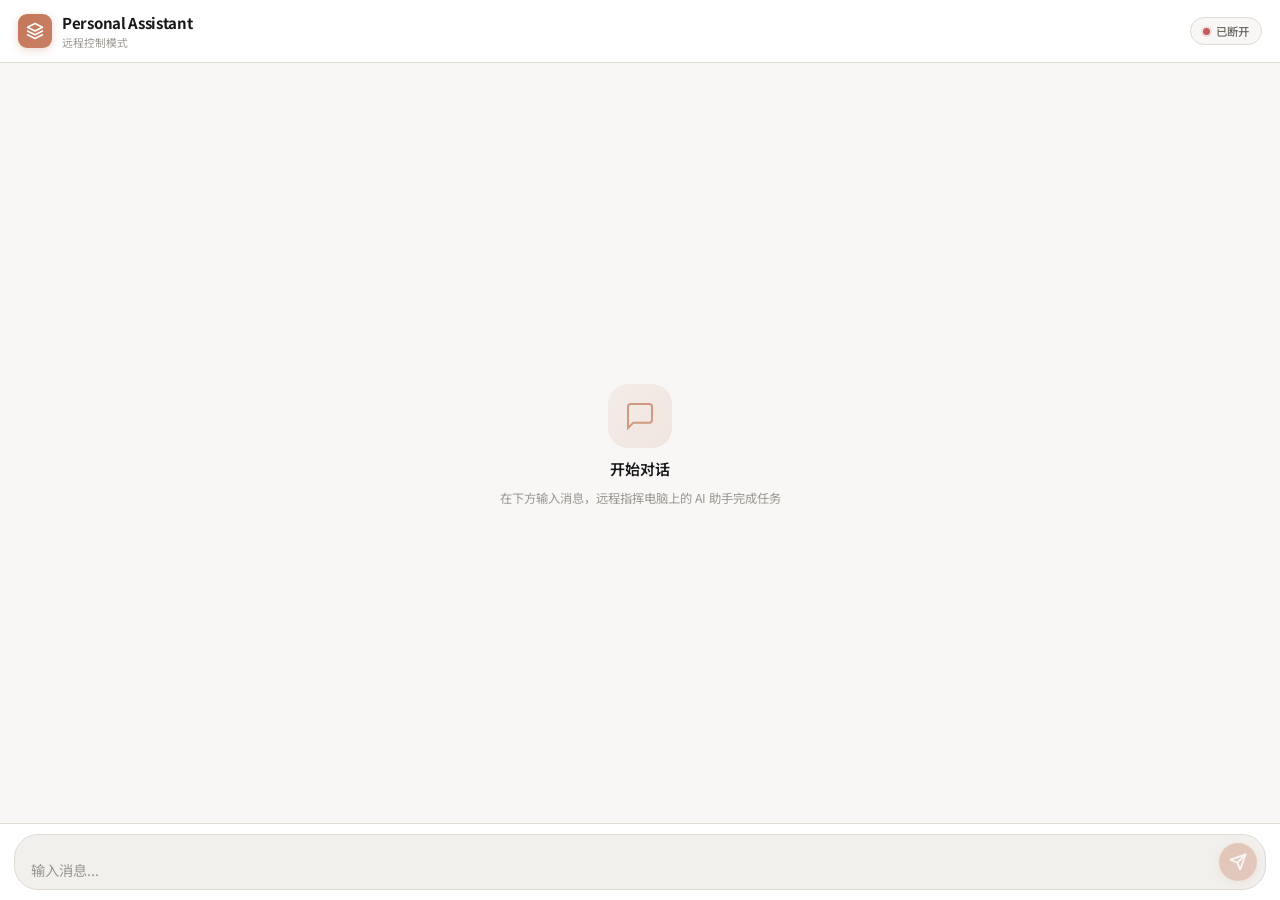
<file: web/mobile.html>
<!DOCTYPE html>
<html lang="zh-CN">
<head>
    <meta charset="UTF-8">
    <meta name="viewport" content="width=device-width, initial-scale=1.0, maximum-scale=1.0, user-scalable=no">
    <meta name="mobile-web-app-capable" content="yes">
    <meta name="apple-mobile-web-app-capable" content="yes">
    <meta name="apple-mobile-web-app-status-bar-style" content="default">
    <meta name="theme-color" content="#c4785a">
    <title>Personal Assistant · Mobile</title>
    <link rel="preconnect" href="https://fonts.googleapis.com">
    <link href="https://fonts.googleapis.com/css2?family=Noto+Sans+SC:wght@300;400;500;600&family=JetBrains+Mono:wght@400;500&display=swap" rel="stylesheet">
<style>
/* ─── Reset & Tokens ─────────────────────────────── */
*, *::before, *::after { margin: 0; padding: 0; box-sizing: border-box; }

:root {
    --bg: #f8f7f5;
    --bg-card: #ffffff;
    --bg-input: #f2f0ed;
    --border: #e0dbd3;
    --accent: #c4785a;
    --accent-soft: rgba(196,120,90,0.12);
    --text: #18181b;
    --text-sub: #6b6560;
    --text-muted: #9b9690;
    --success: #4da870;
    --success-soft: rgba(77,168,112,0.14);
    --danger: #c45a5a;
    --info: #5a7ec4;
    --radius: 20px;
    --radius-sm: 14px;
    --radius-xs: 10px;
    --safe-bottom: env(safe-area-inset-bottom, 0px);
    --safe-top: env(safe-area-inset-top, 0px);
}

html, body {
    height: 100%;
    overflow: hidden;
    font-family: 'Noto Sans SC', -apple-system, BlinkMacSystemFont, sans-serif;
    background: var(--bg);
    color: var(--text);
    font-size: 15px;
    -webkit-font-smoothing: antialiased;
}

/* ─── Layout ─────────────────────────────────────── */
.app {
    display: flex;
    flex-direction: column;
    height: 100vh;
    height: 100dvh;
}

/* ─── Header ─────────────────────────────────────── */
.header {
    display: flex;
    align-items: center;
    justify-content: space-between;
    padding: calc(12px + var(--safe-top)) 18px 12px;
    background: var(--bg-card);
    border-bottom: 1px solid var(--border);
    flex-shrink: 0;
    gap: 12px;
}

.header-left {
    display: flex;
    align-items: center;
    gap: 10px;
    flex: 1;
    min-width: 0;
}

.header-logo {
    width: 34px; height: 34px;
    border-radius: 9px;
    background: linear-gradient(135deg, #c4785a, #c97f64);
    display: flex;
    align-items: center;
    justify-content: center;
    flex-shrink: 0;
    box-shadow: 0 2px 8px rgba(196,120,90,0.3);
}

.header-logo svg { width: 18px; height: 18px; color: white; }

.header-title {
    min-width: 0;
}

.header-title h1 {
    font-size: 1rem;
    font-weight: 700;
    letter-spacing: -0.3px;
    color: var(--text);
    white-space: nowrap;
    overflow: hidden;
    text-overflow: ellipsis;
}

.header-title p {
    font-size: 0.72rem;
    color: var(--text-muted);
    margin-top: 1px;
}

.status-pill {
    display: flex;
    align-items: center;
    gap: 6px;
    padding: 5px 12px;
    border-radius: 999px;
    font-size: 0.76rem;
    font-weight: 500;
    border: 1px solid var(--border);
    background: var(--bg);
    color: var(--text-sub);
    flex-shrink: 0;
    white-space: nowrap;
}

.status-dot {
    width: 7px; height: 7px;
    border-radius: 50%;
    background: var(--success);
    box-shadow: 0 0 0 2px var(--success-soft);
    animation: pulse 2.5s ease-in-out infinite;
}

@keyframes pulse {
    0%, 100% { opacity: 1; transform: scale(1); }
    50% { opacity: 0.55; transform: scale(0.8); }
}

/* ─── Messages ───────────────────────────────────── */
.messages {
    flex: 1;
    overflow-y: auto;
    padding: 16px 14px 10px;
    display: flex;
    flex-direction: column;
    gap: 12px;
    -webkit-overflow-scrolling: touch;
}

.messages::-webkit-scrollbar { display: none; }

.msg {
    display: flex;
    gap: 8px;
    animation: msgIn 0.3s ease;
    max-width: 88%;
}

@keyframes msgIn {
    from { opacity: 0; transform: translateY(10px); }
    to { opacity: 1; transform: translateY(0); }
}

.msg.user {
    align-self: flex-end;
    flex-direction: row-reverse;
}

.msg.ai { align-self: flex-start; }

.avatar {
    width: 30px; height: 30px;
    border-radius: 50%;
    display: flex;
    align-items: center;
    justify-content: center;
    font-size: 0.7rem;
    font-weight: 700;
    flex-shrink: 0;
    align-self: flex-end;
    margin-bottom: 2px;
}

.avatar.user-av {
    background: linear-gradient(135deg, var(--accent), #c97f64);
    color: white;
    box-shadow: 0 2px 8px rgba(196,120,90,0.3);
}

.avatar.ai-av {
    background: white;
    color: var(--accent);
    border: 1.5px solid var(--accent-soft);
}

.bubble {
    padding: 12px 15px;
    border-radius: 18px;
    font-size: 0.92rem;
    line-height: 1.72;
    word-break: break-word;
}

.user .bubble {
    background: linear-gradient(135deg, var(--accent), #c97f64);
    color: white;
    border-bottom-right-radius: 4px;
    box-shadow: 0 2px 10px rgba(196,120,90,0.25);
}

.ai .bubble {
    background: var(--bg-card);
    border: 1px solid var(--border);
    color: var(--text);
    border-bottom-left-radius: 4px;
    box-shadow: 0 1px 4px rgba(0,0,0,0.06);
}

/* ─── Markdown styles in AI bubble ──────────────── */
.ai .bubble p { margin-bottom: 8px; }
.ai .bubble p:last-child { margin-bottom: 0; }
.ai .bubble h1, .ai .bubble h2, .ai .bubble h3 {
    font-weight: 600; margin: 12px 0 6px; color: var(--text);
}
.ai .bubble h1 { font-size: 1.1rem; }
.ai .bubble h2 { font-size: 1rem; }
.ai .bubble h3 { font-size: 0.95rem; }
.ai .bubble ul, .ai .bubble ol { padding-left: 18px; margin: 6px 0; }
.ai .bubble li { margin-bottom: 3px; }
.ai .bubble code {
    font-family: 'JetBrains Mono', monospace;
    background: rgba(0,0,0,0.05);
    padding: 1px 5px;
    border-radius: 4px;
    font-size: 0.84em;
    color: var(--accent);
}
.ai .bubble pre {
    background: #1e1e2e;
    border-radius: 10px;
    padding: 12px 14px;
    margin: 8px 0;
    overflow-x: auto;
}
.ai .bubble pre code {
    color: #cdd6f4;
    background: none;
    padding: 0;
    font-size: 0.8rem;
    white-space: pre;
}
.ai .bubble a { color: var(--accent); text-decoration: underline; }
.ai .bubble strong { font-weight: 600; }
.ai .bubble em { font-style: italic; }
.ai .bubble blockquote {
    border-left: 3px solid var(--accent);
    padding-left: 10px;
    color: var(--text-sub);
    font-style: italic;
}
.ai .bubble hr { border: none; border-top: 1px solid var(--border); margin: 10px 0; }

/* ─── Table styles ──────────────────────────────── */
.ai .bubble .table-wrapper {
    margin: 10px 0;
    overflow-x: auto;
    border-radius: 8px;
    border: 1px solid var(--border);
}
.ai .bubble table {
    width: 100%;
    border-collapse: collapse;
    font-size: 0.85rem;
    background: var(--bg-card);
}
.ai .bubble thead {
    background: rgba(196, 120, 90, 0.08);
}
.ai .bubble th {
    padding: 10px 12px;
    font-weight: 600;
    text-align: left;
    border-bottom: 2px solid var(--border);
    color: var(--text);
    white-space: nowrap;
}
.ai .bubble td {
    padding: 8px 12px;
    border-bottom: 1px solid var(--border);
    color: var(--text);
}
.ai .bubble tbody tr:hover {
    background: rgba(196, 120, 90, 0.04);
}
.ai .bubble tbody tr:last-child td {
    border-bottom: none;
}

/* Streaming cursor */
.streaming-cursor {
    display: inline-block;
    width: 2px; height: 1em;
    background: var(--accent);
    margin-left: 2px;
    vertical-align: text-bottom;
    border-radius: 1px;
    animation: blink 1s step-end infinite;
}
@keyframes blink { 0%, 100% { opacity: 1; } 50% { opacity: 0; } }

/* ─── Tool calls（折叠式，位于 AI 消息上方）─────── */
.msg-right {
    display: flex;
    flex-direction: column;
    gap: 5px;
    min-width: 0;
    flex: 1;
    max-width: calc(88% - 38px);
}

.tool-calls-group {
    display: flex;
    flex-direction: column;
    gap: 4px;
    animation: msgIn 0.25s ease;
}

.tool-item {
    border: 1px solid var(--border);
    border-radius: var(--radius-xs);
    background: var(--bg-card);
    overflow: hidden;
    font-size: 0.78rem;
}

.tool-item.skill { border-left: 3px solid var(--info); }
.tool-item.bash  { border-left: 3px solid var(--accent); }

.tool-summary {
    display: flex;
    align-items: center;
    gap: 7px;
    padding: 7px 11px;
    cursor: pointer;
    -webkit-tap-highlight-color: transparent;
}

.tool-toggle {
    font-size: 0.6rem;
    color: var(--text-muted);
    flex-shrink: 0;
    transition: transform 0.15s;
    width: 9px;
    text-align: center;
}

.tool-brief {
    font-family: 'JetBrains Mono', monospace;
    color: var(--text-sub);
    overflow: hidden;
    text-overflow: ellipsis;
    white-space: nowrap;
}

.tool-detail {
    display: none;
    padding: 0 11px 9px;
}

.tool-detail pre {
    margin: 0;
    font-family: 'JetBrains Mono', monospace;
    font-size: 0.75rem;
    color: var(--text-sub);
    white-space: pre-wrap;
    word-break: break-all;
    background: var(--bg);
    border: 1px solid var(--border);
    border-radius: 6px;
    padding: 7px 9px;
    max-height: 160px;
    overflow-y: auto;
}

.tool-item.expanded .tool-detail { display: block; }
.tool-item.expanded .tool-toggle { transform: rotate(90deg); }

/* ─── Input Bar ──────────────────────────────────── */
.input-bar {
    padding: 10px 14px;
    padding-bottom: calc(10px + var(--safe-bottom));
    background: var(--bg-card);
    border-top: 1px solid var(--border);
    flex-shrink: 0;
}

.input-inner {
    display: flex;
    align-items: flex-end;
    gap: 8px;
    background: var(--bg-input);
    border: 1.5px solid var(--border);
    border-radius: 24px;
    padding: 8px 8px 8px 16px;
    transition: border-color 0.2s;
}

.input-inner:focus-within {
    border-color: var(--accent);
    background: white;
    box-shadow: 0 0 0 3px rgba(196,120,90,0.08);
}

.input-inner textarea {
    flex: 1;
    background: transparent;
    border: none;
    outline: none;
    font-family: 'Noto Sans SC', sans-serif;
    font-size: 0.95rem;
    color: var(--text);
    resize: none;
    line-height: 1.5;
    max-height: 140px;
    min-height: 22px;
    overflow-y: auto;
}

.input-inner textarea::placeholder { color: var(--text-muted); }

.send-btn {
    width: 38px; height: 38px;
    border-radius: 50%;
    border: none;
    background: linear-gradient(135deg, var(--accent), #c97f64);
    color: white;
    cursor: pointer;
    display: flex;
    align-items: center;
    justify-content: center;
    flex-shrink: 0;
    box-shadow: 0 2px 8px rgba(196,120,90,0.35);
    transition: all 0.2s;
    -webkit-tap-highlight-color: transparent;
}

.send-btn:active {
    transform: scale(0.94);
    box-shadow: 0 1px 4px rgba(196,120,90,0.3);
}

.send-btn:disabled {
    opacity: 0.35;
    cursor: not-allowed;
    transform: none;
}

/* ─── Toast ──────────────────────────────────────── */
.toast-wrap {
    position: fixed;
    top: 20px;
    left: 50%;
    transform: translateX(-50%);
    z-index: 999;
    display: flex;
    flex-direction: column;
    align-items: center;
    gap: 8px;
    pointer-events: none;
}

.toast {
    background: rgba(24,24,27,0.88);
    color: white;
    font-size: 0.82rem;
    padding: 8px 16px;
    border-radius: 999px;
    backdrop-filter: blur(12px);
    animation: msgIn 0.25s ease;
    white-space: nowrap;
}

/* ─── Empty state ────────────────────────────────── */
.empty-state {
    flex: 1;
    display: flex;
    flex-direction: column;
    align-items: center;
    justify-content: center;
    gap: 10px;
    padding: 32px;
    opacity: 0;
    animation: fadeIn 0.6s 0.2s ease forwards;
}

@keyframes fadeIn {
    from { opacity: 0; }
    to { opacity: 1; }
}

.empty-icon {
    width: 64px; height: 64px;
    border-radius: 20px;
    background: linear-gradient(135deg, #c4785a15, #c4785a25);
    display: flex;
    align-items: center;
    justify-content: center;
}

.empty-icon svg { width: 32px; height: 32px; color: var(--accent); opacity: 0.7; }

.empty-title {
    font-size: 1rem;
    font-weight: 600;
    color: var(--text);
}

.empty-sub {
    font-size: 0.82rem;
    color: var(--text-muted);
    text-align: center;
    line-height: 1.6;
}
</style>
</head>
<body>
<div class="app">
    <!-- Header -->
    <div class="header">
        <div class="header-left">
            <div class="header-logo">
                <svg viewBox="0 0 24 24" fill="none" stroke="currentColor" stroke-width="2" stroke-linecap="round" stroke-linejoin="round">
                    <path d="M12 2L2 7l10 5 10-5-10-5z"/>
                    <path d="M2 17l10 5 10-5"/>
                    <path d="M2 12l10 5 10-5"/>
                </svg>
            </div>
            <div class="header-title">
                <h1>Personal Assistant</h1>
                <p>远程控制模式</p>
            </div>
        </div>
        <div class="status-pill">
            <div class="status-dot" id="status-dot"></div>
            <span id="status-text">连接中</span>
        </div>
    </div>

    <!-- Messages -->
    <div class="messages" id="messages">
        <div class="empty-state" id="empty-state">
            <div class="empty-icon">
                <svg viewBox="0 0 24 24" fill="none" stroke="currentColor" stroke-width="1.5">
                    <path d="M21 15a2 2 0 0 1-2 2H7l-4 4V5a2 2 0 0 1 2-2h14a2 2 0 0 1 2 2z"/>
                </svg>
            </div>
            <div class="empty-title">开始对话</div>
            <div class="empty-sub">在下方输入消息，远程指挥电脑上的 AI 助手完成任务</div>
        </div>
    </div>

    <!-- Input Bar -->
    <div class="input-bar">
        <div class="input-inner">
            <textarea id="chat-input" placeholder="输入消息..." rows="1"></textarea>
            <button class="send-btn" id="btn-send" disabled>
                <svg width="18" height="18" viewBox="0 0 24 24" fill="none" stroke="currentColor" stroke-width="2.5" stroke-linecap="round" stroke-linejoin="round">
                    <line x1="22" y1="2" x2="11" y2="13"/>
                    <polygon points="22 2 15 22 11 13 2 9 22 2"/>
                </svg>
            </button>
        </div>
    </div>
</div>

<div class="toast-wrap" id="toast-wrap"></div>

<script>
// ─── Utilities ────────────────────────────────────
function escapeHtml(t) {
    const d = document.createElement('div');
    d.textContent = t;
    return d.innerHTML;
}

function showToast(msg) {
    const wrap = document.getElementById('toast-wrap');
    const t = document.createElement('div');
    t.className = 'toast';
    t.textContent = msg;
    wrap.appendChild(t);
    setTimeout(() => t.remove(), 2500);
}

// ─── Simple Markdown renderer ──────────────────────
function renderMD(text) {
    if (!text) return '';
    const codeBlocks = [];
    const inlineCodes = [];

    text = text.replace(/```([\w]*)\n?([\s\S]*?)```/g, (_, lang, code) => {
        const i = codeBlocks.length;
        codeBlocks.push({ lang: lang.trim(), code: code.replace(/\n$/, '') });
        return `\x00CB${i}\x00`;
    });
    text = text.replace(/`([^`\n]+)`/g, (_, c) => {
        const i = inlineCodes.length;
        inlineCodes.push(c);
        return `\x00IC${i}\x00`;
    });

    text = text.replace(/&/g,'&amp;').replace(/</g,'&lt;').replace(/>/g,'&gt;');

    const lines = text.split('\n');
    const out = [];
    let inUl = false, inOl = false;

    const flush = () => {
        if (inUl) { out.push('</ul>'); inUl = false; }
        if (inOl) { out.push('</ol>'); inOl = false; }
    };

    for (const line of lines) {
        if (/^---+$/.test(line.trim())) { flush(); out.push('<hr>'); continue; }
        const hm = line.match(/^(#{1,6})\s+(.*)/);
        if (hm) { flush(); out.push(`<h${hm[1].length}>${inl(hm[2])}</h${hm[1].length}>`); continue; }
        const bq = line.match(/^&gt;\s?(.*)/);
        if (bq) { flush(); out.push(`<blockquote>${inl(bq[1])}</blockquote>`); continue; }
        const ul = line.match(/^\s*[-*+]\s+(.*)/);
        if (ul) { if (!inUl) { flush(); out.push('<ul>'); inUl = true; } out.push(`<li>${inl(ul[1])}</li>`); continue; }
        const ol = line.match(/^\s*\d+\.\s+(.*)/);
        if (ol) { if (!inOl) { flush(); out.push('<ol>'); inOl = true; } out.push(`<li>${inl(ol[1])}</li>`); continue; }
        flush();
        out.push(line.trim() === '' ? '<br>' : `<p>${inl(line)}</p>`);
    }
    flush();

    let html = out.join('\n');
    html = html.replace(/\x00IC(\d+)\x00/g, (_, i) => `<code>${escapeHtml(inlineCodes[+i])}</code>`);
    html = html.replace(/\x00CB(\d+)\x00/g, (_, i) => {
        const { lang, code } = codeBlocks[+i];
        return `<pre><code class="language-${escapeHtml(lang)}">${escapeHtml(code)}</code></pre>`;
    });
    return html;
}

function inl(t) {
    t = t.replace(/\*\*\*(.*?)\*\*\*/g, '<strong><em>$1</em></strong>');
    t = t.replace(/\*\*(.*?)\*\*/g, '<strong>$1</strong>');
    t = t.replace(/\*(.*?)\*/g, '<em>$1</em>');
    t = t.replace(/~~(.*?)~~/g, '<del>$1</del>');
    t = t.replace(/!\[([^\]]*)\]\(([^)]+)\)/g, '<img alt="$1" src="$2" style="max-width:100%;border-radius:8px;">');
    t = t.replace(/\[([^\]]+)\]\(([^)]+)\)/g, '<a href="$2" target="_blank">$1</a>');
    return t;
}

// ─── DOM helpers ──────────────────────────────────
const messagesEl = document.getElementById('messages');
const emptyState = document.getElementById('empty-state');
const input = document.getElementById('chat-input');
const sendBtn = document.getElementById('btn-send');

function hideEmpty() {
    if (emptyState && emptyState.parentNode) emptyState.remove();
}

function scrollBottom() {
    requestAnimationFrame(() => { messagesEl.scrollTop = messagesEl.scrollHeight; });
}

function addUserMsg(text) {
    hideEmpty();
    const div = document.createElement('div');
    div.className = 'msg user';
    div.innerHTML = `
        <div class="avatar user-av">我</div>
        <div class="bubble">${escapeHtml(text)}</div>`;
    messagesEl.appendChild(div);
    scrollBottom();
}

// ─── Tool call helpers ────────────────────────────
function parseTC(data) {
    const name = data.name, args = data.arguments || {};
    if (name === 'use_skill') return { cls:'skill', icon:'⚡', brief:`使用技能: ${args.skill_name||'?'}`, detail:`技能名称: ${args.skill_name||'?'}` };
    if (name === 'bash')      return { cls:'bash',  icon:'⚙', brief:'使用工具: Bash', detail: args.command||'' };
    return { cls:'', icon:'🔧', brief:`工具调用: ${name}`, detail: JSON.stringify(args,null,2) };
}

function buildTCItem({ cls, icon, brief, detail }) {
    const item = document.createElement('div');
    item.className = `tool-item ${cls}`;
    const summary = document.createElement('div');
    summary.className = 'tool-summary';
    summary.innerHTML = `<span class="tool-toggle">▶</span><span>${icon}</span><span class="tool-brief">${escapeHtml(brief)}</span>`;
    summary.addEventListener('click', () => {
        item.classList.toggle('expanded');
        summary.querySelector('.tool-toggle').textContent = item.classList.contains('expanded') ? '▼' : '▶';
    });
    const detailEl = document.createElement('div');
    detailEl.className = 'tool-detail';
    detailEl.innerHTML = `<pre>${escapeHtml(detail)}</pre>`;
    item.appendChild(summary);
    item.appendChild(detailEl);
    return item;
}

function createAIBubble() {
    hideEmpty();
    const div = document.createElement('div');
    div.className = 'msg ai streaming';
    div.dataset.raw = '';
    div.innerHTML = `
        <div class="avatar ai-av">AI</div>
        <div class="msg-right">
            <div class="tool-calls-group" hidden></div>
            <div class="bubble"><span class="content"></span><span class="streaming-cursor"></span></div>
        </div>`;
    messagesEl.appendChild(div);
    scrollBottom();
    return div;
}

function addTCToStreamingBubble(data) {
    const els = messagesEl.querySelectorAll('.msg.ai.streaming');
    if (!els.length) return;
    const group = els[els.length - 1].querySelector('.tool-calls-group');
    if (!group) return;
    group.hidden = false;
    group.appendChild(buildTCItem(parseTC(data)));
    scrollBottom();
}

function appendChunk(text) {
    const els = messagesEl.querySelectorAll('.msg.ai.streaming');
    if (!els.length) return;
    const last = els[els.length - 1];
    last.dataset.raw = (last.dataset.raw || '') + text;
    last.querySelector('.content').textContent = last.dataset.raw;
    scrollBottom();
}

function finalizeAI() {
    const els = messagesEl.querySelectorAll('.msg.ai.streaming');
    if (!els.length) return;
    const last = els[els.length - 1];
    last.classList.remove('streaming');
    const cur = last.querySelector('.streaming-cursor');
    if (cur) cur.remove();
    const content = last.querySelector('.content');
    const raw = last.dataset.raw || '';
    if (raw) content.innerHTML = renderMD(raw);
    scrollBottom();
}

function addCompletedAI(text, toolCalls = []) {
    hideEmpty();
    const div = document.createElement('div');
    div.className = 'msg ai';
    div.innerHTML = `
        <div class="avatar ai-av">AI</div>
        <div class="msg-right">
            ${toolCalls.length ? '<div class="tool-calls-group"></div>' : ''}
            <div class="bubble"><span class="content">${renderMD(text)}</span></div>
        </div>`;
    const group = div.querySelector('.tool-calls-group');
    if (group) toolCalls.forEach(tc => group.appendChild(buildTCItem(parseTC(tc))));
    messagesEl.appendChild(div);
    scrollBottom();
}

// ─── WebSocket ────────────────────────────────────
let ws = null;
let isStreaming = false;
let lastSent = null;
let pendingTC = [];  // 回放时缓存 tool_call

function setStatus(connected) {
    const dot = document.getElementById('status-dot');
    const txt = document.getElementById('status-text');
    if (dot) {
        dot.style.background = connected ? 'var(--success)' : 'var(--danger)';
        dot.style.boxShadow = connected ? '0 0 0 2px var(--success-soft)' : '0 0 0 2px rgba(196,90,90,0.15)';
    }
    if (txt) txt.textContent = connected ? '已连接' : '已断开';
    sendBtn.disabled = !connected;
}

function connect() {
    const protocol = location.protocol === 'https:' ? 'wss:' : 'ws:';
    ws = new WebSocket(`${protocol}//${location.host}/ws/chat`);

    ws.onopen = () => { setStatus(true); };
    ws.onclose = () => { setStatus(false); setTimeout(connect, 3000); };
    ws.onerror = () => setStatus(false);

    ws.onmessage = (event) => {
        const msg = JSON.parse(event.data);
        switch (msg.type) {
            case 'user_message':
                if (lastSent === msg.content) { lastSent = null; break; }
                addUserMsg(msg.content);
                break;
            case 'start':
                isStreaming = true;
                createAIBubble();
                break;
            case 'chunk':
                appendChunk(msg.content);
                break;
            case 'tool_call':
                if (isStreaming) {
                    addTCToStreamingBubble(msg.data);
                } else {
                    pendingTC.push(msg.data);  // 回放时缓存
                }
                break;
            case 'done':
                isStreaming = false;
                finalizeAI();
                sendBtn.disabled = false;
                break;
            case 'error':
                isStreaming = false;
                showToast(msg.message || '出错了');
                sendBtn.disabled = false;
                messagesEl.querySelectorAll('.msg.ai.streaming').forEach(el => el.remove());
                break;
            case 'cleared':
                messagesEl.innerHTML = '';
                pendingTC = [];
                messagesEl.appendChild(Object.assign(document.createElement('div'), { className: 'empty-state', innerHTML: '<div class="empty-icon"><svg viewBox="0 0 24 24" fill="none" stroke="currentColor" stroke-width="1.5"><path d="M21 15a2 2 0 0 1-2 2H7l-4 4V5a2 2 0 0 1 2-2h14a2 2 0 0 1 2 2z"/></svg></div><div class="empty-title">对话已清空</div>' }));
                break;
            case 'assistant_message':
                addCompletedAI(msg.content, pendingTC);
                pendingTC = [];
                break;
        }
    };
}

// ─── Send ─────────────────────────────────────────
function send() {
    const text = input.value.trim();
    if (!text || isStreaming || !ws || ws.readyState !== WebSocket.OPEN) return;
    lastSent = text;
    addUserMsg(text);
    input.value = '';
    input.style.height = 'auto';
    sendBtn.disabled = true;
    ws.send(JSON.stringify({ type: 'chat', content: text }));
}

sendBtn.addEventListener('click', send);

input.addEventListener('keydown', (e) => {
    if (e.key === 'Enter' && !e.shiftKey) { e.preventDefault(); send(); }
});

input.addEventListener('input', function() {
    this.style.height = 'auto';
    this.style.height = Math.min(this.scrollHeight, 140) + 'px';
});

// ─── Init ─────────────────────────────────────────
connect();
</script>
</body>
</html>
</file>
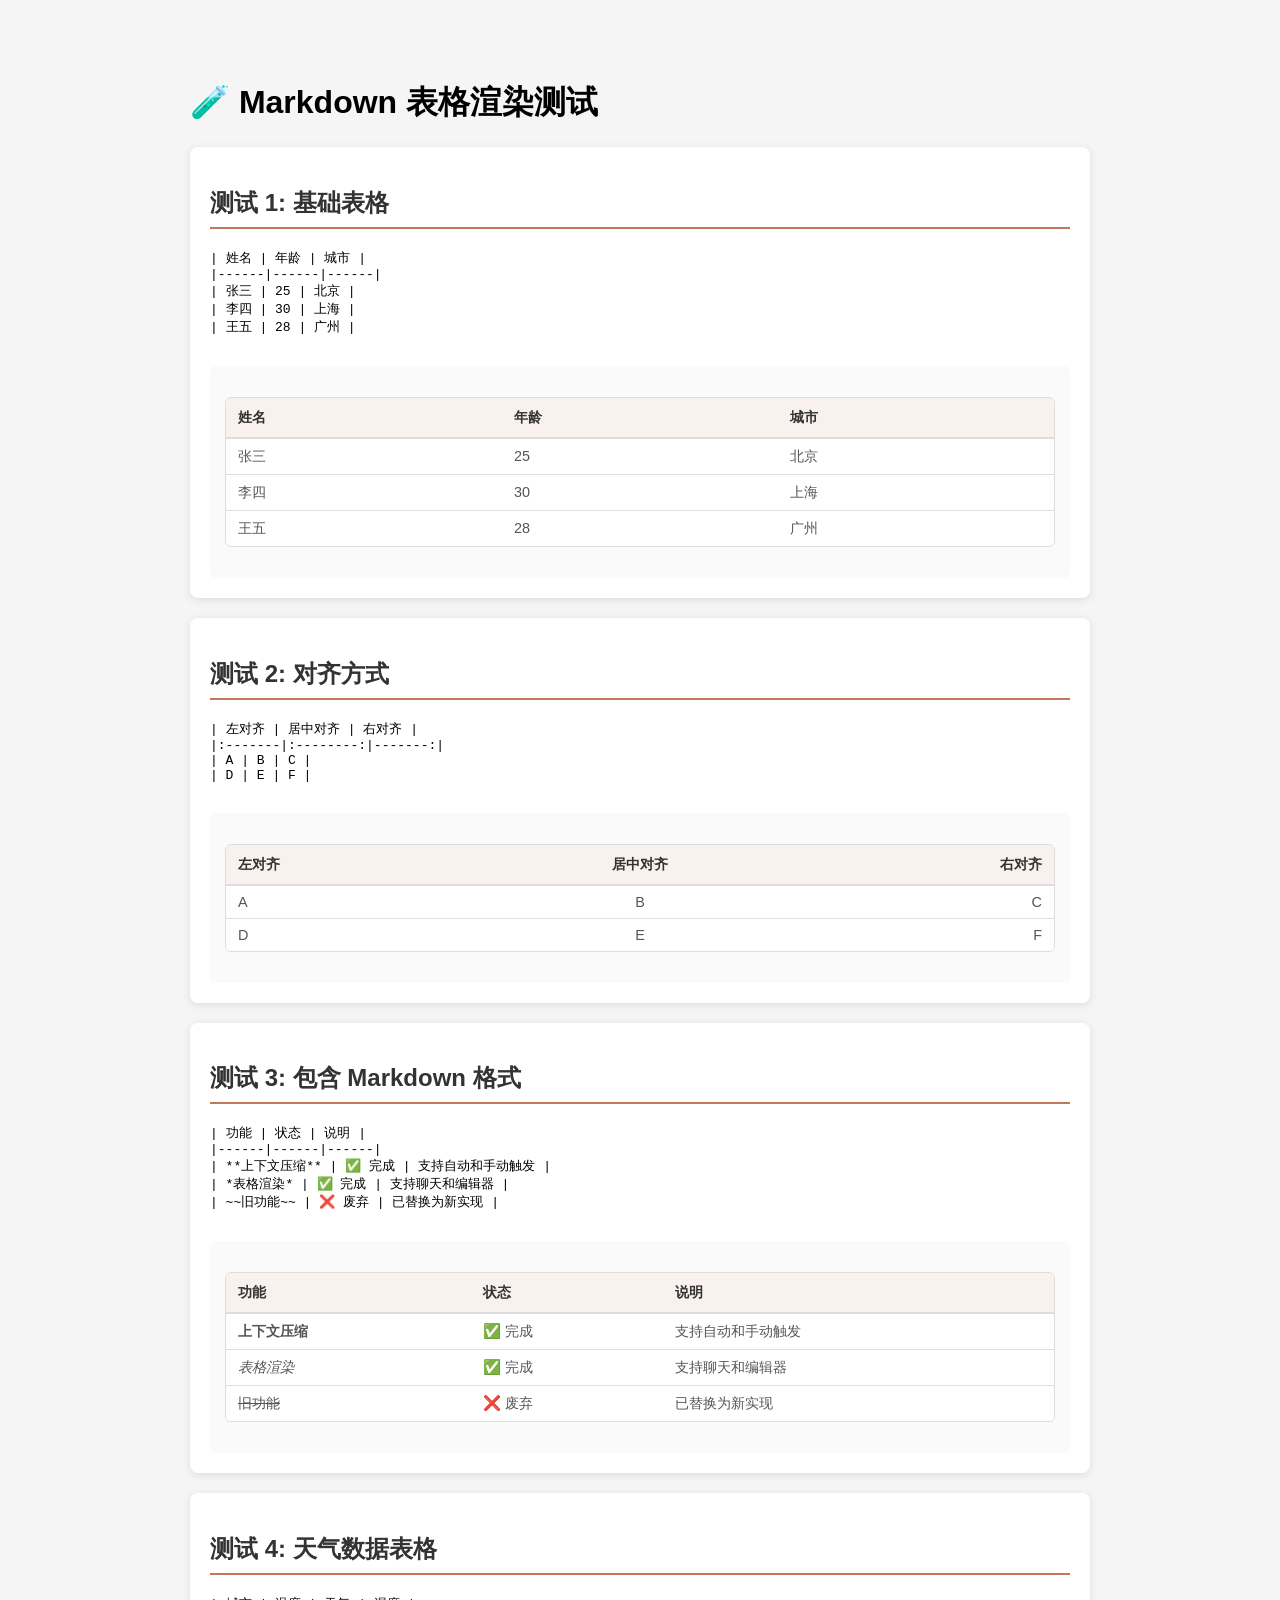
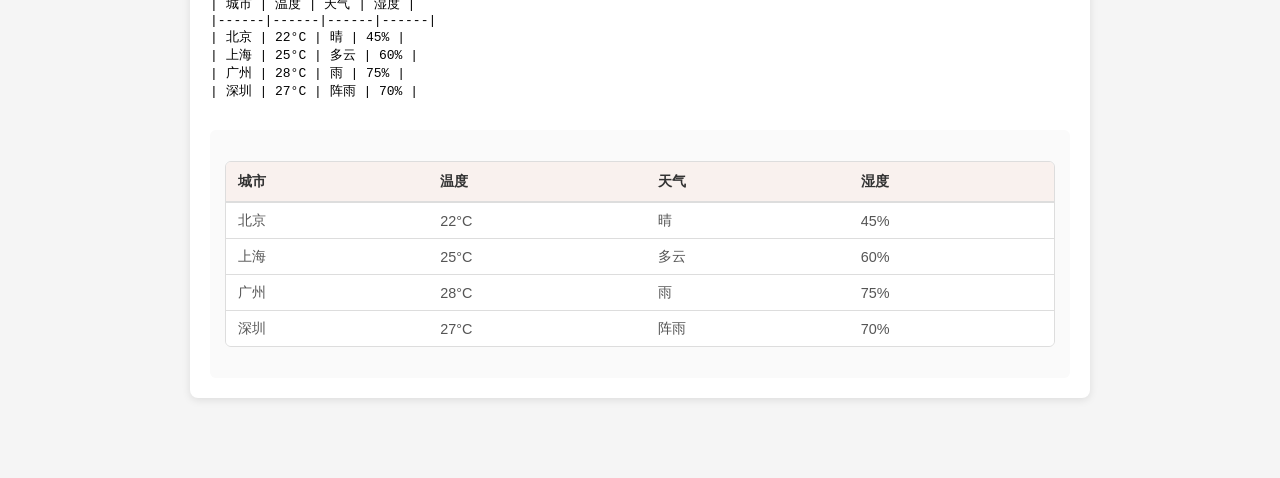
<file: web/test-table.html>
<!DOCTYPE html>
<html lang="zh-CN">
<head>
    <meta charset="UTF-8">
    <meta name="viewport" content="width=device-width, initial-scale=1.0">
    <title>Markdown 表格测试</title>
    <style>
        body {
            font-family: -apple-system, BlinkMacSystemFont, 'Segoe UI', Roboto, sans-serif;
            max-width: 900px;
            margin: 40px auto;
            padding: 20px;
            background: #f5f5f5;
        }
        .test-section {
            background: white;
            padding: 20px;
            margin: 20px 0;
            border-radius: 8px;
            box-shadow: 0 2px 8px rgba(0,0,0,0.1);
        }
        h2 {
            color: #333;
            border-bottom: 2px solid #c4785a;
            padding-bottom: 8px;
        }
        .output {
            background: #fafafa;
            padding: 15px;
            border-radius: 6px;
            margin-top: 15px;
        }
        /* 表格样式 */
        .table-wrapper {
            margin: 12px 0;
            overflow-x: auto;
            border-radius: 6px;
            border: 1px solid #ddd;
        }
        table {
            width: 100%;
            border-collapse: collapse;
            font-size: 0.9rem;
            background: white;
        }
        thead {
            background: rgba(196, 120, 90, 0.1);
        }
        th {
            padding: 10px 12px;
            font-weight: 600;
            text-align: left;
            border-bottom: 2px solid #ddd;
            color: #333;
            white-space: nowrap;
        }
        td {
            padding: 8px 12px;
            border-bottom: 1px solid #ddd;
            color: #555;
        }
        tbody tr:hover {
            background: rgba(196, 120, 90, 0.05);
        }
        tbody tr:last-child td {
            border-bottom: none;
        }
    </style>
</head>
<body>
    <h1>🧪 Markdown 表格渲染测试</h1>
    
    <div class="test-section">
        <h2>测试 1: 基础表格</h2>
        <pre>
| 姓名 | 年龄 | 城市 |
|------|------|------|
| 张三 | 25 | 北京 |
| 李四 | 30 | 上海 |
| 王五 | 28 | 广州 |
        </pre>
        <div class="output" id="test1"></div>
    </div>

    <div class="test-section">
        <h2>测试 2: 对齐方式</h2>
        <pre>
| 左对齐 | 居中对齐 | 右对齐 |
|:-------|:--------:|-------:|
| A | B | C |
| D | E | F |
        </pre>
        <div class="output" id="test2"></div>
    </div>

    <div class="test-section">
        <h2>测试 3: 包含 Markdown 格式</h2>
        <pre>
| 功能 | 状态 | 说明 |
|------|------|------|
| **上下文压缩** | ✅ 完成 | 支持自动和手动触发 |
| *表格渲染* | ✅ 完成 | 支持聊天和编辑器 |
| ~~旧功能~~ | ❌ 废弃 | 已替换为新实现 |
        </pre>
        <div class="output" id="test3"></div>
    </div>

    <div class="test-section">
        <h2>测试 4: 天气数据表格</h2>
        <pre>
| 城市 | 温度 | 天气 | 湿度 |
|------|------|------|------|
| 北京 | 22°C | 晴 | 45% |
| 上海 | 25°C | 多云 | 60% |
| 广州 | 28°C | 雨 | 75% |
| 深圳 | 27°C | 阵雨 | 70% |
        </pre>
        <div class="output" id="test4"></div>
    </div>

    <script src="/web/js/utils.js"></script>
    <script>
        // 测试用例
        const test1 = `| 姓名 | 年龄 | 城市 |
|------|------|------|
| 张三 | 25 | 北京 |
| 李四 | 30 | 上海 |
| 王五 | 28 | 广州 |`;

        const test2 = `| 左对齐 | 居中对齐 | 右对齐 |
|:-------|:--------:|-------:|
| A | B | C |
| D | E | F |`;

        const test3 = `| 功能 | 状态 | 说明 |
|------|------|------|
| **上下文压缩** | ✅ 完成 | 支持自动和手动触发 |
| *表格渲染* | ✅ 完成 | 支持聊天和编辑器 |
| ~~旧功能~~ | ❌ 废弃 | 已替换为新实现 |`;

        const test4 = `| 城市 | 温度 | 天气 | 湿度 |
|------|------|------|------|
| 北京 | 22°C | 晴 | 45% |
| 上海 | 25°C | 多云 | 60% |
| 广州 | 28°C | 雨 | 75% |
| 深圳 | 27°C | 阵雨 | 70% |`;

        // 渲染测试
        $('test1').innerHTML = renderMarkdown(test1);
        $('test2').innerHTML = renderMarkdown(test2);
        $('test3').innerHTML = renderMarkdown(test3);
        $('test4').innerHTML = renderMarkdown(test4);
    </script>
</body>
</html>
</file>
